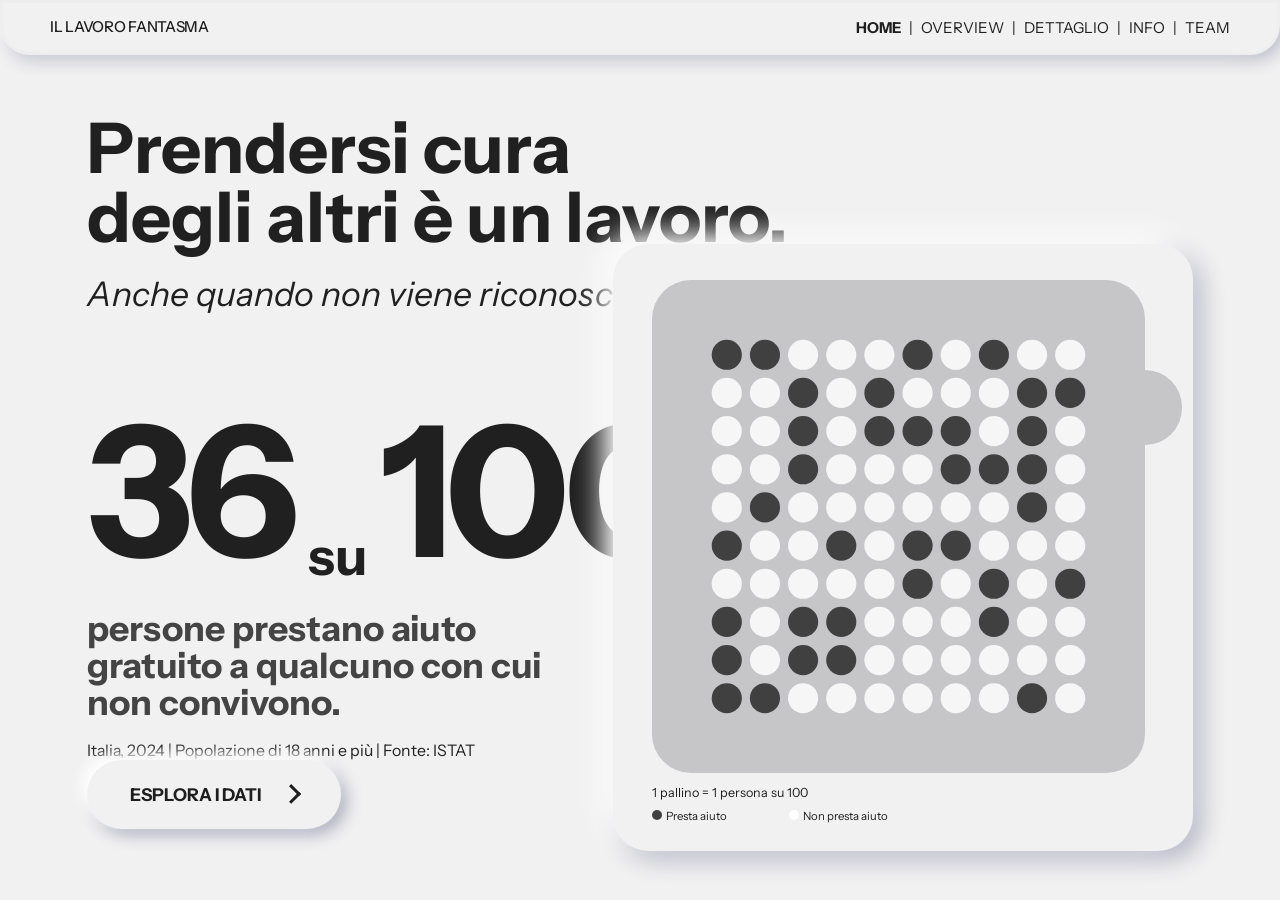
<file: index.html>
<!DOCTYPE html>
<html lang="it">

<head>
  <meta charset="utf-8">
  <meta name="viewport" content="width=device-width, initial-scale=1.0">

  <title>Home - Il lavoro fantasma</title>

  <link rel="stylesheet" href="styleIndex.css">
  <link rel="stylesheet" href="style.css">

  <script src="libraries/p5.min.js"></script>
  <script src="libraries/p5.sound.min.js"></script>
</head>

<body class="home">

  <header>

    <div class="nome-progetto">
      IL LAVORO FANTASMA
    </div>

    <nav>
      <a href="index.html" class="attiva">HOME</a> |
      <a href="overview.html">OVERVIEW</a> |
      <a href="dettaglio.html">DETTAGLIO</a> |
      <a href="info.html">INFO</a> |
      <a href="team.html">TEAM</a>
    </nav>

  </header>

  <main class="home-contenuto">

    <div class="intestazione"> <!-- nuovo blocco a tutta larghezza: titolo + sottotitolo -->
      <h1>Prendersi cura<br>degli altri è un lavoro.</h1>
     <p class="sottotitolo">Anche quando non viene riconosciuto.</p>
    </div>

    <div class="colonna-testi"> <!-- qui restano numero, descrizione, fonte e bottone -->
      <div class="numero">
        <span class="numero-grande">36</span> <!-- il 36 enorme -->
        <span class="numero-su">su</span> <!-- la parola "su", più piccola -->
        <span class="numero-grande">100</span> <!-- il 100 enorme -->
      </div>

      <p class="descrizione">persone prestano aiuto gratuito a qualcuno con cui non convivono.</p> <!-- testo sotto il numero -->
      <p class="fonte">Italia, 2024 | Popolazione di 18 anni e più | Fonte: ISTAT</p> <!-- testo piccolo -->

      <a href="overview.html" class="pulsante-esplora">ESPLORA I DATI</a> <!-- il bottone: riutilizza la class che già avevi -->

    </div>

    <div class="piastrella"> <!-- colonna di destra: la mattonella del puzzle -->

      <div class="puzzle" id="contenitore-puzzle"></div> <!-- qui dentro metteremo i 100 pallini con p5 -->

      <p class="legenda-titolo">1 pallino = 1 persona su 100</p> <!-- spiegazione sotto il puzzle -->
      <div class="legenda"> <!-- le due voci della legenda -->
        <span class="voce-scura">Presta aiuto</span> <!-- pallino scuro -->
        <span class="voce-chiara">Non presta aiuto</span> <!-- pallino chiaro -->
      </div>

    </div>

  </main>

  <script src="sketchIndex.js"></script>

</body>
</html>
</file>
<file: styleIndex.css>
@import url('https://fonts.googleapis.com/css2?family=Instrument+Sans:ital,wght@0,400;0,500;0,700;1,400;1,500;1,700&display=swap');

/* HOME: variabili usate solo da questa pagina */
:root {
  --larghezza-colonna: calc((100vw - 2 * var(--margine-pagina) - 11 * var(--spazio-colonne)) / 12); /* larghezza di una colonna: usa i margini già definiti in style.css */
  --u: min(1vw, 1.4vh); /* unità della home: 1% della larghezza, ma mai più di 1,4% dell'altezza */
}

/* HOME: LAYOUT */
.home-contenuto {
  display: grid;
  grid-template-columns: repeat(12, 1fr);
  column-gap: var(--spazio-colonne);
  padding: calc(4.7 * var(--u)) var(--margine-pagina) 0;
  box-sizing: border-box;
  align-items: start;
}

.colonna-testi {
  grid-column: 1 / 7;
  padding-left: calc(var(--larghezza-colonna) / 2);
  padding-top: calc(5.2 * var(--u));
  display: flex;
  flex-direction: column;
  align-self: stretch;
}

.piastrella {
  grid-column: 7 / 13;
  justify-self: end;
  width: calc(46 * var(--u));
  box-sizing: border-box;
  margin-top: calc(-7.2 * var(--u));
  margin-right: calc(var(--larghezza-colonna) / 2);
  padding: calc(2.8 * var(--u)) calc(3.8 * var(--u)) calc(2.2 * var(--u)) calc(3.1 * var(--u));
  background-color: #F1F1F1;
  border-radius: calc(2.8 * var(--u));
  box-shadow:
    -10px -10px 30px 0px #FFFFFF,
    8px 8px 24px 0px #AEAEC0;
}

/* HOME: TITOLO E SOTTOTITOLO */
.intestazione {
  grid-column: 1 / -1;
  padding-left: calc(var(--larghezza-colonna) / 2);
  margin-bottom: calc(1.8 * var(--u));
}

.intestazione h1 {
  margin: 0;
  font-size: calc(5.55 * var(--u));
  line-height: 0.98;
  font-weight: 700;
  text-box: trim-both cap alphabetic;
}

.sottotitolo {
  margin: calc(1.9 * var(--u)) 0 0 0;
  font-size: calc(2.68 * var(--u));
  font-style: italic;
  font-weight: 400;
  line-height: 1.1;
  text-box: trim-both cap alphabetic;
}

/* HOME: NUMERO E TESTI SOTTO */
.numero {
  display: flex;
  align-items: flex-end;
  gap: calc(1.2 * var(--u));
}

.numero-grande {
  font-size: calc(14.5 * var(--u));
  font-weight: 700;
  line-height: 1;
  letter-spacing: -0.04em;
  text-box: trim-both cap alphabetic;
}

.numero-su {
  font-size: calc(4.2 * var(--u));
  font-weight: 700;
  line-height: 1;
  text-box: trim-both cap alphabetic;
}

.descrizione {
  margin: calc(2.1 * var(--u)) 0 0 0;
  max-width: calc(43 * var(--u));
  font-size: calc(2.8 * var(--u));
  color: #444444;
  font-weight: 700;
  line-height: 1.05;
  text-box: trim-both cap alphabetic;
}

.fonte {
  margin: calc(1.6 * var(--u)) 0 0 0;
  font-size: calc(1.26 * var(--u));
  line-height: 1.2;
  text-box: trim-both cap alphabetic;
}

/* HOME: PUZZLE E LEGENDA */
.puzzle {
  position: relative;
  aspect-ratio: 1 / 1;
  background-color: #C6C6C8;
  border-radius: calc(3.1 * var(--u));
}

.puzzle::after {
  content: "";
  position: absolute;
  top: 18.4%;
  right: calc(-2.95 * var(--u));
  width: calc(5.9 * var(--u));
  height: calc(5.9 * var(--u));
  background-color: #C6C6C8;
  border-radius: 50%;
}

.puzzle canvas { /* era "canvas": ora vale solo per il canvas dentro il puzzle, così gli altri canvas del sito non cambiano */
  display: block;
}

.legenda-titolo {
  margin: calc(1 * var(--u)) 0 0 0;
  font-size: calc(1 * var(--u));
}

.legenda {
  display: flex;
  gap: calc(4.9 * var(--u));
  margin-top: calc(0.7 * var(--u));
  font-size: calc(0.9 * var(--u));
}

.voce-scura::before, .voce-chiara::before {
  content: "";
  display: inline-block;
  width: calc(0.8 * var(--u));
  height: calc(0.8 * var(--u));
  margin-right: calc(0.3 * var(--u));
  border-radius: 50%;
}

.voce-scura::before {
  background-color: #404040;
}

.voce-chiara::before {
  background-color: #FFFFFF;
}

/* HOME: PULSANTE ESPLORA I DATI */
.pulsante-esplora {
  display: inline-flex;
  align-items: center;
  gap: calc(1.8 * var(--u));
  align-self: flex-start;
  margin-top: auto;
  margin-bottom: calc(4 * var(--u));
  padding: calc(1.9 * var(--u)) calc(3.4 * var(--u));
  font-size: calc(1.4 * var(--u));
  font-weight: 700;
  color: #1E1E1E;
  text-decoration: none;
  background-color: #F1F1F1;
  border-radius: 999px;
  box-shadow:
    -6px -6px 14px 0px #FFFFFF,
    6px 6px 16px 0px #AEAEC0;
  transition: background-color 0.2s ease, color 0.2s ease, box-shadow 0.2s ease;
}

.pulsante-esplora::after {
  content: "";
  width: calc(0.9 * var(--u));
  height: calc(0.9 * var(--u));
  border-right: calc(0.25 * var(--u)) solid currentColor;
  border-top: calc(0.25 * var(--u)) solid currentColor;
  transform: rotate(45deg);
}

.pulsante-esplora:hover {
  background-color: #1E1E1E;
  color: #FFFFFF;
  box-shadow: none;
}
</file>
<file: style.css>
@import url('https://fonts.googleapis.com/css2?family=Instrument+Sans:ital,wght@0,400;0,500;0,700;1,400;1,500;1,700&display=swap');


/* IMPOSTAZIONI GENERALI */
html, body {
  margin: 0;
  padding: 0;

  font-family: 'Instrument Sans', sans-serif;
  background-color: #F1F1F1;
  color: #202020;
}


/* GRIGLIA */
:root {
  --margine-pagina: 47px;
  --spazio-colonne: 20px;
}

/* HEADER */
/* barra sfondo arrotondata con ombra */
header {
  display: flex;
  justify-content: space-between;
  align-items: center;

  width: 100%;
  height: 55px;
  padding: 0 var(--margine-pagina);
  box-sizing: border-box;

  background-color: #F1F1F1;
  border: 3px solid #EEEEEE;
  border-radius: 0 0 30px 30px;

  box-shadow:
    -10px -10px 30px 0px #FFFFFF,
    4px 4px 16.7px 0px #AEAEC0;

  position: relative;
  z-index: 10;
}


/* titolo progetto (è una class) il lavoro fantasma */
.nome-progetto {
  font-family: 'Instrument Sans', sans-serif;
  font-size: 15px;
  font-weight: 500;
  line-height: 1.5;
  letter-spacing: -0.019em;
}


/* menu a destra */
nav {
  display: flex;
  align-items: center;
  gap: 8px;
  font-size: 15px;
  white-space: nowrap; /* impedisce che vada a capo */
}


/* collegamenti <a> nel menu */
nav a {
  color: #1E1E1E;
  text-decoration: none;
  font-weight: 400; /* regular */
}


/* pagina in cui si trova l'utente il titolo diventa grassetto */
nav a.attiva {
  font-weight: 700; /* bold */
}


/* hover si sottolinea */
nav a:hover {
  text-decoration: underline;
}
</file>
